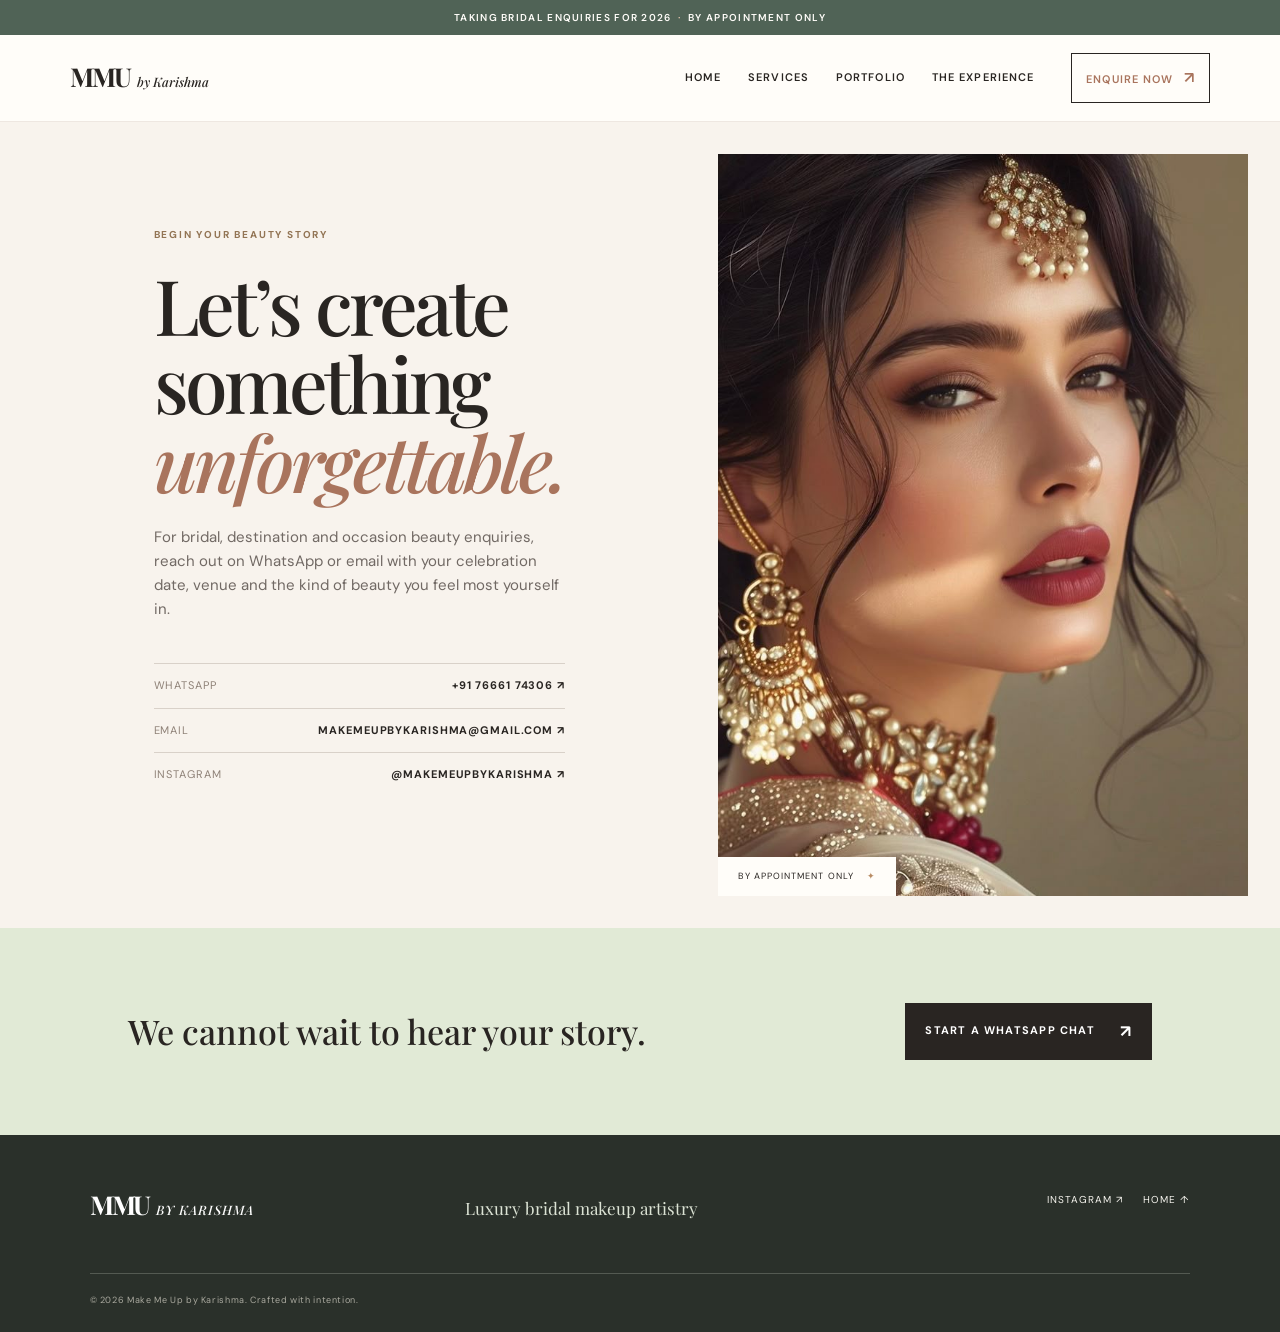
<file: enquire.html>
<!doctype html><html lang="en"><head><meta charset="UTF-8"><meta name="viewport" content="width=device-width, initial-scale=1.0"><title>Enquire | Make Me Up by Karishma</title><link rel="preconnect" href="https://fonts.googleapis.com"><link rel="preconnect" href="https://fonts.gstatic.com" crossorigin><link href="https://fonts.googleapis.com/css2?family=DM+Sans:wght@400;500;600;700&family=Playfair+Display:ital,wght@0,500;0,600;0,700;1,500;1,600&display=swap" rel="stylesheet"><link rel="stylesheet" href="style.css"></head><body><div class="announcement">Taking bridal enquiries for 2026 &nbsp; <span>·</span> &nbsp; By appointment only</div><header class="site-header"><a class="brand" href="index.html"><span>MMU</span><em>by Karishma</em></a><button class="menu-toggle" aria-label="Open menu" aria-expanded="false"><i></i><i></i></button><nav><a href="index.html">Home</a><a href="services.html">Services</a><a href="portfolio.html">Portfolio</a><a href="experience.html">The Experience</a><a class="nav-cta active" href="enquire.html">Enquire now <span>↗</span></a></nav></header><main><section class="contact-page"><div class="contact-copy"><p class="eyebrow">Begin your beauty story</p><h1>Let’s create something <i>unforgettable.</i></h1><p>For bridal, destination and occasion beauty enquiries, reach out on WhatsApp or email with your celebration date, venue and the kind of beauty you feel most yourself in.</p><div class="contact-method"><span>WhatsApp</span><a href="https://wa.me/917666174306?text=Hello%20Karishma%2C%20I%20would%20love%20to%20enquire%20about%20bridal%20makeup." target="_blank" rel="noreferrer">+91 76661 74306 ↗</a></div><div class="contact-method"><span>Email</span><a href="mailto:makemeupbykarishma@gmail.com">makemeupbykarishma@gmail.com ↗</a></div><div class="contact-method"><span>Instagram</span><a href="https://www.instagram.com/makemeupbykarishma/" target="_blank" rel="noreferrer">@makemeupbykarishma ↗</a></div></div><div class="contact-image"><img src="assets/look-08.jfif" alt="Elegant bridal makeup and hair"><div>By appointment only <span>✦</span></div></div></section><section class="contact-bottom"><p>We cannot wait to hear your story.</p><a class="button button-dark" href="https://wa.me/917666174306?text=Hello%20Karishma%2C%20I%20would%20love%20to%20enquire%20about%20bridal%20makeup." target="_blank" rel="noreferrer">Start a WhatsApp chat <span>↗</span></a></section></main><footer><a class="brand" href="index.html"><span>MMU</span><em>by Karishma</em></a><p>Luxury bridal makeup artistry</p><div><a href="https://www.instagram.com/makemeupbykarishma/" target="_blank" rel="noreferrer">Instagram ↗</a><a href="index.html">Home ↑</a></div><small>© 2026 Make Me Up by Karishma. Crafted with intention.</small></footer><script src="script.js"></script></body></html>
</file>
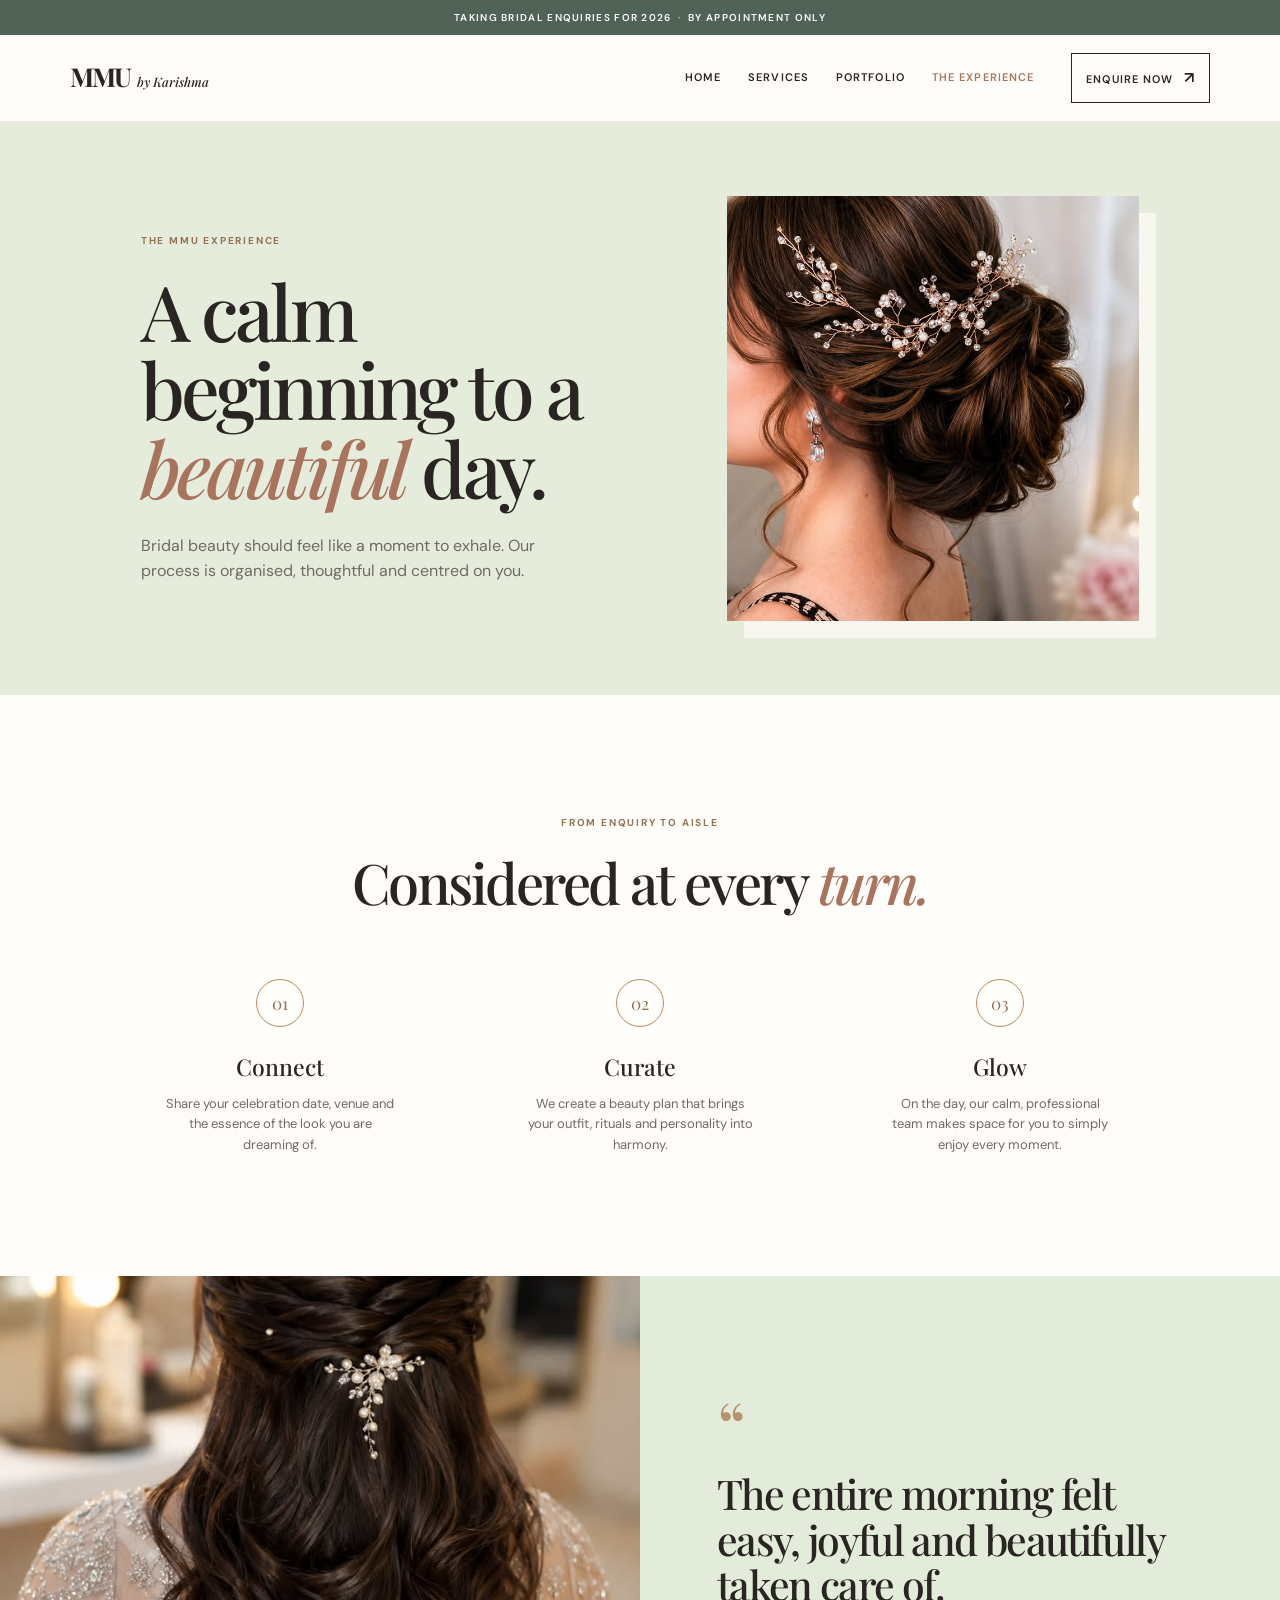
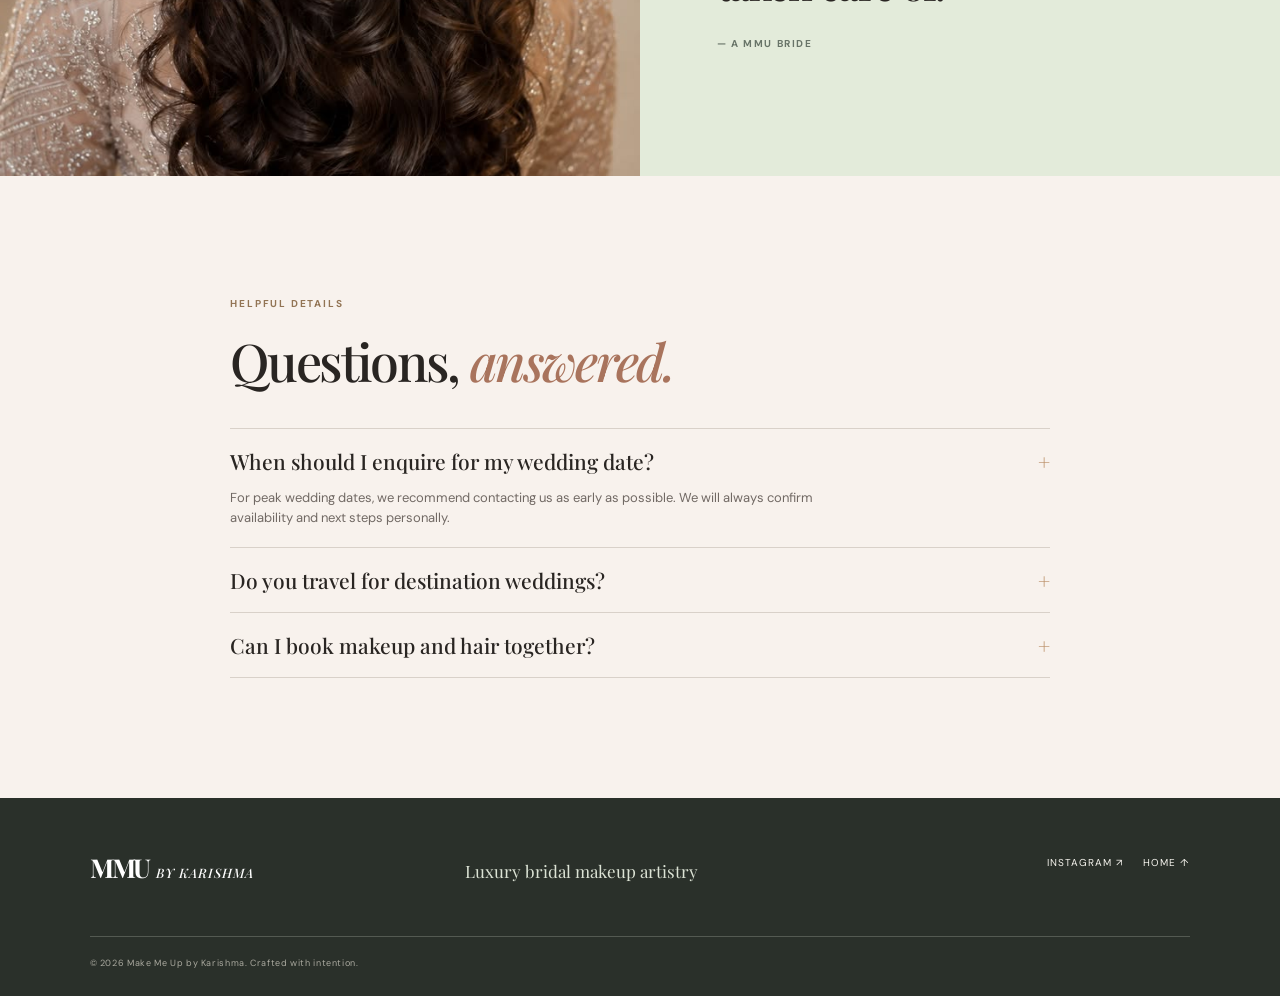
<file: experience.html>
<!doctype html><html lang="en"><head><meta charset="UTF-8"><meta name="viewport" content="width=device-width, initial-scale=1.0"><title>The Experience | Make Me Up by Karishma</title><link rel="preconnect" href="https://fonts.googleapis.com"><link rel="preconnect" href="https://fonts.gstatic.com" crossorigin><link href="https://fonts.googleapis.com/css2?family=DM+Sans:wght@400;500;600;700&family=Playfair+Display:ital,wght@0,500;0,600;0,700;1,500;1,600&display=swap" rel="stylesheet"><link rel="stylesheet" href="style.css"></head><body><div class="announcement">Taking bridal enquiries for 2026 &nbsp; <span>·</span> &nbsp; By appointment only</div><header class="site-header"><a class="brand" href="index.html"><span>MMU</span><em>by Karishma</em></a><button class="menu-toggle" aria-label="Open menu" aria-expanded="false"><i></i><i></i></button><nav><a href="index.html">Home</a><a href="services.html">Services</a><a href="portfolio.html">Portfolio</a><a class="active" href="experience.html">The Experience</a><a class="nav-cta" href="enquire.html">Enquire now <span>↗</span></a></nav></header><main><section class="page-hero sage"><div><p class="eyebrow">The MMU experience</p><h1>A calm beginning to a <i>beautiful</i> day.</h1><p>Bridal beauty should feel like a moment to exhale. Our process is organised, thoughtful and centred on you.</p></div><img src="assets/look-23.jfif" alt="Bridal hairstyle with pearl accessories"></section><section class="experience section"><div class="experience-top"><p class="eyebrow">From enquiry to aisle</p><h2>Considered at every <i>turn.</i></h2></div><div class="steps"><article><span>01</span><h3>Connect</h3><p>Share your celebration date, venue and the essence of the look you are dreaming of.</p></article><article><span>02</span><h3>Curate</h3><p>We create a beauty plan that brings your outfit, rituals and personality into harmony.</p></article><article><span>03</span><h3>Glow</h3><p>On the day, our calm, professional team makes space for you to simply enjoy every moment.</p></article></div></section><section class="quote-section"><div class="quote-image image-frame"><img src="assets/look-17.jfif" alt="Bridal makeup portrait"></div><div class="quote-copy"><span class="quote-mark">“</span><blockquote>The entire morning felt easy, joyful and beautifully taken care of.</blockquote><p>— A MMU BRIDE</p></div></section><section class="faq section"><p class="eyebrow">Helpful details</p><h2>Questions, <i>answered.</i></h2><details open><summary>When should I enquire for my wedding date?<span>+</span></summary><p>For peak wedding dates, we recommend contacting us as early as possible. We will always confirm availability and next steps personally.</p></details><details><summary>Do you travel for destination weddings?<span>+</span></summary><p>Yes. Destination bridal arrangements are thoughtfully tailored according to location, dates and the size of your beauty party.</p></details><details><summary>Can I book makeup and hair together?<span>+</span></summary><p>Absolutely. Bridal makeup and hair can be planned as one cohesive beauty experience with a dedicated, trusted MMU team.</p></details></section></main><footer><a class="brand" href="index.html"><span>MMU</span><em>by Karishma</em></a><p>Luxury bridal makeup artistry</p><div><a href="https://www.instagram.com/makemeupbykarishma/" target="_blank" rel="noreferrer">Instagram ↗</a><a href="index.html">Home ↑</a></div><small>© 2026 Make Me Up by Karishma. Crafted with intention.</small></footer><script src="script.js"></script></body></html>
</file>
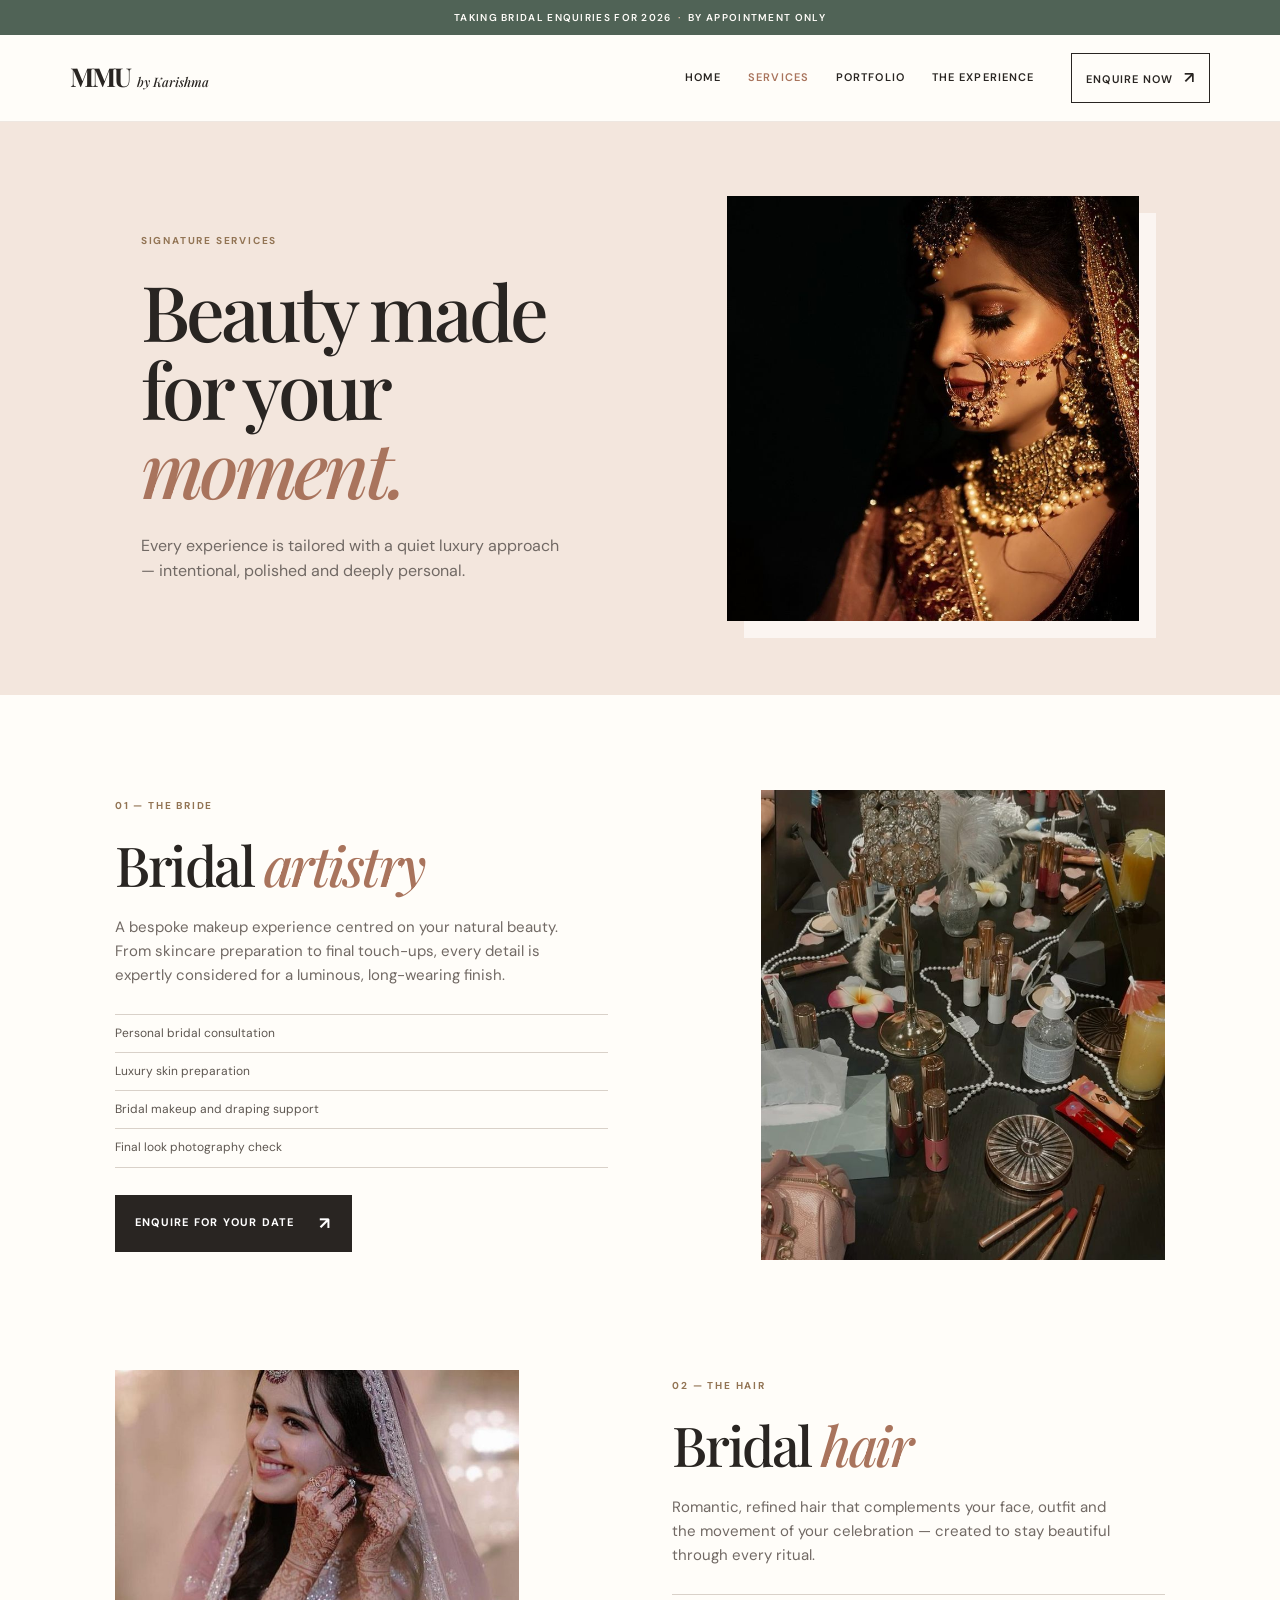
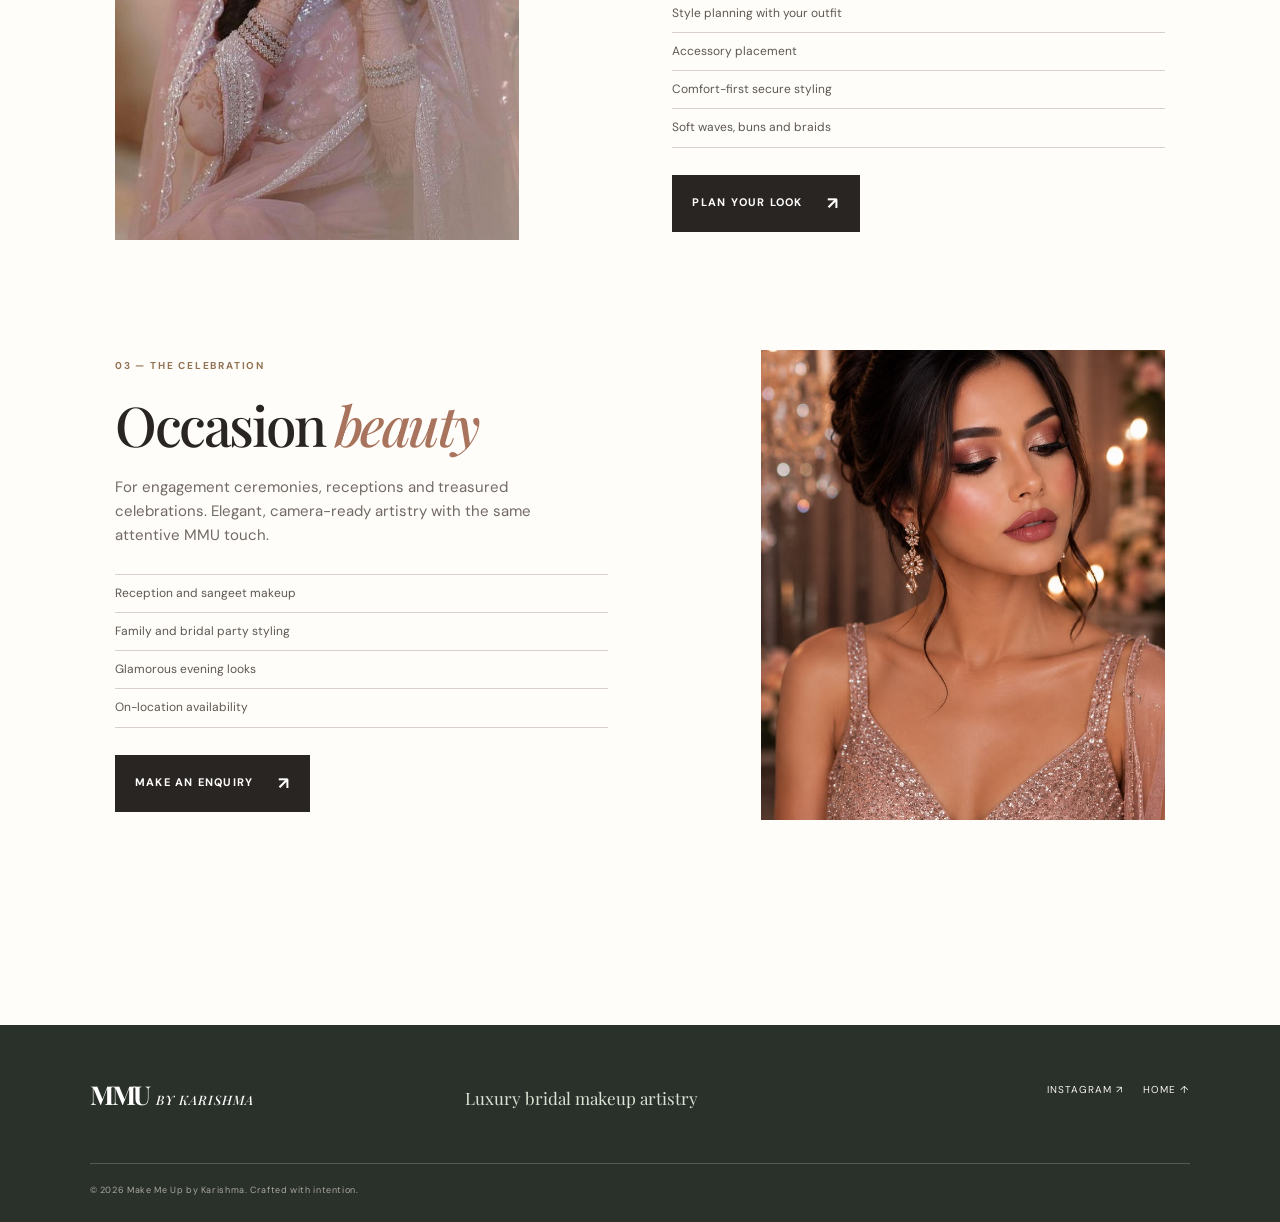
<file: services.html>
<!doctype html><html lang="en"><head><meta charset="UTF-8"><meta name="viewport" content="width=device-width, initial-scale=1.0"><title>Services | Make Me Up by Karishma</title><link rel="preconnect" href="https://fonts.googleapis.com"><link rel="preconnect" href="https://fonts.gstatic.com" crossorigin><link href="https://fonts.googleapis.com/css2?family=DM+Sans:wght@400;500;600;700&family=Playfair+Display:ital,wght@0,500;0,600;0,700;1,500;1,600&display=swap" rel="stylesheet"><link rel="stylesheet" href="style.css"></head><body><div class="announcement">Taking bridal enquiries for 2026 &nbsp; <span>·</span> &nbsp; By appointment only</div><header class="site-header"><a class="brand" href="index.html"><span>MMU</span><em>by Karishma</em></a><button class="menu-toggle" aria-label="Open menu" aria-expanded="false"><i></i><i></i></button><nav><a href="index.html">Home</a><a class="active" href="services.html">Services</a><a href="portfolio.html">Portfolio</a><a href="experience.html">The Experience</a><a class="nav-cta" href="enquire.html">Enquire now <span>↗</span></a></nav></header><main><section class="page-hero peach"><div><p class="eyebrow">Signature services</p><h1>Beauty made for your <i>moment.</i></h1><p>Every experience is tailored with a quiet luxury approach — intentional, polished and deeply personal.</p></div><img src="assets/look-10.jfif" alt="Bridal beauty by Karishma"></section><section class="services-full section"><article><div><p class="eyebrow">01 — The bride</p><h2>Bridal <i>artistry</i></h2><p>A bespoke makeup experience centred on your natural beauty. From skincare preparation to final touch-ups, every detail is expertly considered for a luminous, long-wearing finish.</p><ul><li>Personal bridal consultation</li><li>Luxury skin preparation</li><li>Bridal makeup and draping support</li><li>Final look photography check</li></ul><a class="button button-dark" href="enquire.html">Enquire for your date <span>↗</span></a></div><img src="assets/look-05.jfif" alt="Bridal makeup artistry"></article><article class="reverse"><div><p class="eyebrow">02 — The hair</p><h2>Bridal <i>hair</i></h2><p>Romantic, refined hair that complements your face, outfit and the movement of your celebration — created to stay beautiful through every ritual.</p><ul><li>Style planning with your outfit</li><li>Accessory placement</li><li>Comfort-first secure styling</li><li>Soft waves, buns and braids</li></ul><a class="button button-dark" href="enquire.html">Plan your look <span>↗</span></a></div><img src="assets/look-12.jfif" alt="Bridal hairstyle"></article><article><div><p class="eyebrow">03 — The celebration</p><h2>Occasion <i>beauty</i></h2><p>For engagement ceremonies, receptions and treasured celebrations. Elegant, camera-ready artistry with the same attentive MMU touch.</p><ul><li>Reception and sangeet makeup</li><li>Family and bridal party styling</li><li>Glamorous evening looks</li><li>On-location availability</li></ul><a class="button button-dark" href="enquire.html">Make an enquiry <span>↗</span></a></div><img src="assets/look-21.jfif" alt="Rose gold glamour makeup"></article></section></main><footer><a class="brand" href="index.html"><span>MMU</span><em>by Karishma</em></a><p>Luxury bridal makeup artistry</p><div><a href="https://www.instagram.com/makemeupbykarishma/" target="_blank" rel="noreferrer">Instagram ↗</a><a href="index.html">Home ↑</a></div><small>© 2026 Make Me Up by Karishma. Crafted with intention.</small></footer><script src="script.js"></script></body></html>
</file>
<file: style.css>
:root{--ink:#292522;--muted:#716964;--rose:#eedbd4;--blush:#f8f2ed;--pistachio:#dfe7d5;--gold:#b88b63;--cream:#fffdf9;--line:#d9d1c9}*{box-sizing:border-box}html{scroll-behavior:smooth}body{margin:0;background:var(--cream);color:var(--ink);font-family:'DM Sans',sans-serif;font-size:15px;line-height:1.6}.announcement{height:35px;background:#506356;color:#fffdf9;display:flex;align-items:center;justify-content:center;text-transform:uppercase;letter-spacing:.13em;font-size:10px;font-weight:600}.announcement span{color:#eecbb4}.site-header{height:87px;display:flex;justify-content:space-between;align-items:center;padding:0 5.5vw;border-bottom:1px solid #eee7e1;position:relative;z-index:5;background:var(--cream)}.brand{color:var(--ink);font-family:'Playfair Display',serif;text-decoration:none;display:flex;align-items:baseline;gap:7px;white-space:nowrap}.brand span{font-size:26px;line-height:1;font-weight:700;letter-spacing:-.08em}.brand em{font-size:13px;font-weight:500}nav{display:flex;gap:27px;align-items:center}nav a{font-size:11px;text-transform:uppercase;letter-spacing:.1em;color:var(--ink);text-decoration:none;font-weight:600}.nav-cta{border:1px solid var(--ink);padding:11px 14px;margin-left:10px}.nav-cta span{font-size:16px;margin-left:6px}.menu-toggle{display:none;background:none;border:0}.section{padding:120px 8.5vw}.hero{min-height:700px;display:grid;grid-template-columns:1.05fr .85fr;gap:6vw;align-items:center;padding:75px 9vw 88px;position:relative;overflow:hidden;background:linear-gradient(110deg,#f8f3ed 0%,#f6eee8 62%,#eee3d5 100%)}.hero:before{content:'';position:absolute;width:420px;height:420px;border:1px solid rgba(184,139,99,.28);border-radius:50%;top:-230px;left:-100px}.hero-copy{position:relative;z-index:1}.eyebrow{text-transform:uppercase;color:#927454;letter-spacing:.18em;font-size:10px;font-weight:700;margin:0 0 22px}.hero h1,.section h2,.enquire h2{font:500 clamp(42px,5vw,75px)/1.03 'Playfair Display',serif;letter-spacing:-.045em;margin:0}.hero h1 i,.section h2 i,.enquire h2 i{font-weight:500;color:#a9745d}.intro{font-size:16px;max-width:430px;color:#5f5854;margin:28px 0 34px}.hero-actions{display:flex;align-items:center;gap:27px}.button{display:inline-flex;align-items:center;gap:25px;padding:15px 20px;text-decoration:none;font-size:11px;text-transform:uppercase;letter-spacing:.11em;font-weight:700;transition:.25s}.button:hover{transform:translateY(-2px)}.button-dark{background:var(--ink);color:#fff}.button-light{background:#fff;color:var(--ink)}.button span{font-size:17px}.text-link{font-size:11px;color:var(--ink);text-transform:uppercase;letter-spacing:.1em;text-decoration:none;font-weight:700;border-bottom:1px solid var(--gold);padding-bottom:4px}.text-link span{font-size:17px;margin-left:8px}.image-frame{position:relative;overflow:hidden}.image-frame img{width:100%;height:100%;object-fit:cover;display:block}.hero-image{height:555px;max-width:385px;justify-self:end;box-shadow:20px 20px 0 #d9e1ce}.hero-image img{object-position:center}.image-label{position:absolute;bottom:0;left:0;background:var(--cream);padding:13px 20px;font-size:10px;letter-spacing:.12em;text-transform:uppercase}.image-label span{color:var(--gold);margin-right:17px}.hero-note{position:absolute;right:5vw;bottom:44px;text-align:center;color:#5c695b}.hero-note .star{font-size:24px}.hero-note p{font:500 17px/1.25 'Playfair Display',serif;margin:5px}.trust-strip{min-height:83px;padding:20px 7vw;display:flex;gap:30px;align-items:center;justify-content:center;background:#e6ecd9;color:#354739}.trust-strip p{margin:0;font-size:10px;letter-spacing:.12em;text-transform:uppercase;font-weight:700}.trust-strip>div{font:500 19px 'Playfair Display',serif}.trust-strip span{color:#a88463;margin:0 9px}.verified{margin-left:auto!important}.about{display:grid;grid-template-columns:.86fr 1fr;gap:10vw;align-items:center;background:#fffdfa}.about-image{height:620px}.about-image img{object-position:center}.vertical-caption{position:absolute;writing-mode:vertical-rl;right:15px;top:20px;color:white;text-transform:uppercase;font-size:9px;letter-spacing:.18em}.about-copy{max-width:510px}.about-copy h2{font-size:53px;margin-bottom:27px}.about-copy p:not(.eyebrow){color:var(--muted);margin:0 0 17px}.about-copy .text-link{display:inline-block;margin-top:13px}.signature{background:var(--blush)}.signature-heading{max-width:700px}.signature-heading h2{font-size:55px}.service-list{display:grid;grid-template-columns:repeat(4,1fr);gap:0;margin-top:68px;border-top:1px solid var(--line)}.service-list article{padding:23px 26px 0 0;border-right:1px solid var(--line);min-height:240px;margin-top:0}.service-list article+article{padding-left:25px}.service-list article:last-child{border:0}.service-number{font:11px 'Playfair Display',serif;color:var(--gold);margin-bottom:44px}.service-list h3,.steps h3{font:500 23px 'Playfair Display',serif;margin:0 0 12px}.service-list p{color:var(--muted);font-size:13px;line-height:1.65;margin:0 0 17px}.service-list a{color:var(--ink);text-decoration:none;text-transform:uppercase;font-size:9px;letter-spacing:.12em;font-weight:700}.service-list a span{font-size:14px;margin-left:6px}.portfolio{padding-bottom:90px}.portfolio-head{display:flex;justify-content:space-between;align-items:end;margin-bottom:48px}.portfolio-head h2{font-size:55px}.portfolio-head>p{max-width:330px;margin:0;color:var(--muted);font-size:13px}.gallery-grid{display:grid;grid-template-columns:repeat(12,1fr);grid-auto-rows:88px;gap:13px}.gallery-item{border:0;padding:0;overflow:hidden;position:relative;background:#eee;cursor:zoom-in}.gallery-item img{width:100%;height:100%;object-fit:cover;display:block;transition:transform .5s}.gallery-item:hover img{transform:scale(1.05)}.gallery-item:after{content:attr(data-number);position:absolute;bottom:8px;left:9px;color:white;font-size:9px;letter-spacing:.12em;opacity:0;transition:.2s}.gallery-item:hover:after{opacity:1}.gallery-item:nth-child(1){grid-area:span 4/span 3}.gallery-item:nth-child(2){grid-area:span 3/span 2}.gallery-item:nth-child(3){grid-area:span 5/span 3}.gallery-item:nth-child(4){grid-area:span 4/span 4}.gallery-item:nth-child(5){grid-area:span 3/span 3}.gallery-item:nth-child(6){grid-area:span 4/span 3}.gallery-item:nth-child(7){grid-area:span 3/span 2}.gallery-item:nth-child(8){grid-area:span 4/span 4}.gallery-item:nth-child(n+9){grid-area:span 3/span 2}.gallery-note{text-align:center;text-transform:uppercase;letter-spacing:.13em;font-size:9px;margin:34px 0 0;color:#806b5d}.gallery-note span{color:var(--gold);font-size:14px}.quote-section{display:grid;grid-template-columns:1fr 1fr;background:#e3ebda;min-height:500px}.quote-image{height:500px}.quote-copy{padding:78px 12%;align-self:center}.quote-mark{font:70px/1 'Playfair Display',serif;color:#b8926f}.quote-copy blockquote{font:500 clamp(28px,3.2vw,47px)/1.12 'Playfair Display',serif;letter-spacing:-.04em;margin:10px 0 28px;max-width:560px}.quote-copy>p{font-size:10px;letter-spacing:.16em;font-weight:700;color:#687468}.quote-dots{margin-top:48px;display:flex;gap:8px}.quote-dots i,.quote-dots b{width:6px;height:6px;border-radius:50%;background:#a4afa1;display:block}.quote-dots b{background:#667565}.experience{background:#fffdfa}.experience-top{text-align:center}.experience-top h2{font-size:56px}.steps{max-width:1030px;margin:68px auto 0;display:grid;grid-template-columns:repeat(3,1fr);gap:50px}.steps article{text-align:center}.steps span{display:grid;place-items:center;width:48px;height:48px;border:1px solid var(--gold);border-radius:50%;margin:0 auto 24px;color:#927454;font:17px 'Playfair Display',serif}.steps p{color:var(--muted);font-size:13px;max-width:230px;margin:auto}.editorial{padding:0;background:#d9c4b3;display:grid;grid-template-columns:1.1fr .9fr;min-height:490px}.editorial-copy{padding:95px 13%;align-self:center}.editorial .eyebrow{color:#785e4c}.editorial h2{font-size:50px;color:#342c27;margin-bottom:35px}.editorial-images{display:grid;grid-template-columns:1fr 1fr;gap:10px;padding:10px 10px 10px 0}.editorial-images img{width:100%;height:100%;object-fit:cover;min-height:470px}.editorial-images img:last-child{margin-top:48px;margin-bottom:48px}.enquire{background:#f7f0ea;padding:115px 10vw;display:flex;justify-content:space-between;align-items:end;gap:40px}.enquire h2{font-size:66px}.enquire-copy{max-width:410px;color:var(--muted);margin:26px 0 0}.enquire-actions{display:flex;flex-direction:column;align-items:flex-start;gap:15px;min-width:360px}.contact-mail,.contact-phone{color:var(--ink);font-size:13px;text-decoration:none;border-bottom:1px solid var(--gold)}footer{background:#2a302a;color:#e9e6de;padding:57px 7vw 25px;display:grid;grid-template-columns:1fr 1fr 1fr;gap:25px;align-items:start}footer .brand{color:#fff}footer p{margin:5px 0;font:17px 'Playfair Display',serif;color:#dce3d5}footer div{display:flex;justify-content:flex-end;gap:20px}footer a{color:#f7f5ef;text-decoration:none;font-size:10px;text-transform:uppercase;letter-spacing:.1em}footer small{grid-column:1/-1;border-top:1px solid #545a52;margin-top:24px;padding-top:19px;color:#aaa99f;font-size:9px;letter-spacing:.07em}.lightbox{border:0;padding:0;max-width:min(90vw,700px);background:transparent}.lightbox::backdrop{background:rgba(26,22,20,.88)}.lightbox img{max-width:100%;max-height:82vh;display:block}.lightbox button{position:absolute;right:0;top:-40px;border:0;background:transparent;color:#fff;font-size:34px;cursor:pointer}.lightbox p{margin:0;background:#fff;padding:10px 13px;font-size:10px;text-transform:uppercase;letter-spacing:.12em}
@media(max-width:800px){.announcement{font-size:8px;height:30px}.site-header{height:68px;padding:0 6vw}.brand span{font-size:23px}.menu-toggle{display:flex;width:35px;height:28px;flex-direction:column;justify-content:center;gap:6px;padding:0}.menu-toggle i{width:26px;height:1px;background:var(--ink);display:block;margin-left:auto}nav{display:none;position:absolute;top:68px;left:0;right:0;background:var(--cream);padding:27px 6vw 33px;box-shadow:0 14px 20px rgba(48,38,31,.09);flex-direction:column;align-items:flex-start;gap:19px}nav.open{display:flex}.nav-cta{margin:4px 0 0}.hero{padding:60px 7vw 100px;display:flex;flex-direction:column;align-items:stretch;gap:40px;min-height:0}.hero h1{font-size:51px}.intro{font-size:14px;margin:22px 0 27px}.hero-actions{gap:18px;flex-wrap:wrap}.hero-image{height:480px;max-width:80%;margin-left:auto;box-shadow:13px 13px 0 #d9e1ce}.hero-note{right:6vw;bottom:33px}.trust-strip{padding:19px 6vw;justify-content:flex-start;gap:13px;flex-wrap:wrap}.trust-strip>div{font-size:16px}.trust-strip .verified{display:none}.section{padding:78px 7vw}.about{display:flex;flex-direction:column;padding-top:55px;gap:45px}.about-image{height:470px;width:85%;align-self:flex-start}.about-copy h2,.signature-heading h2,.portfolio-head h2,.experience-top h2{font-size:42px}.signature{padding-top:75px}.service-list{grid-template-columns:1fr 1fr;margin-top:42px}.service-list article{min-height:210px;padding:18px 16px 10px 0}.service-list article:nth-child(2){border-right:0;padding-right:0}.service-list article:nth-child(3){padding-left:0;border-top:1px solid var(--line)}.service-list article:nth-child(4){border-top:1px solid var(--line)}.service-list article+article{padding-left:16px}.service-number{margin-bottom:25px}.portfolio-head{display:block;margin-bottom:32px}.portfolio-head>p{margin-top:19px}.gallery-grid{grid-auto-rows:62px;gap:8px}.gallery-item:nth-child(1){grid-area:span 5/span 5}.gallery-item:nth-child(2){grid-area:span 3/span 3}.gallery-item:nth-child(3){grid-area:span 4/span 4}.gallery-item:nth-child(4){grid-area:span 4/span 5}.gallery-item:nth-child(5){grid-area:span 3/span 3}.gallery-item:nth-child(6){grid-area:span 4/span 4}.gallery-item:nth-child(7){grid-area:span 3/span 3}.gallery-item:nth-child(8){grid-area:span 4/span 5}.gallery-item:nth-child(n+9){grid-area:span 3/span 3}.quote-section{display:flex;flex-direction:column}.quote-image{height:370px}.quote-copy{padding:55px 8vw 60px}.quote-copy blockquote{font-size:35px}.experience-top{text-align:left}.steps{grid-template-columns:1fr;gap:36px;margin-top:46px}.steps article{text-align:left;display:grid;grid-template-columns:50px 1fr;column-gap:20px}.steps span{grid-row:span 2;margin:0}.steps h3{margin:6px 0}.steps p{margin:0;max-width:none;grid-column:2}.editorial{display:flex;flex-direction:column}.editorial-copy{padding:75px 7vw}.editorial h2{font-size:42px}.editorial-images{height:350px;padding:0 7vw 10px;gap:7px}.editorial-images img{min-height:0}.editorial-images img:last-child{margin:30px 0}.enquire{padding:80px 7vw;display:block}.enquire h2{font-size:55px}.enquire-actions{min-width:0;margin-top:38px;align-items:flex-start}.contact-mail{font-size:12px;overflow-wrap:anywhere}footer{grid-template-columns:1fr;gap:12px;padding:44px 7vw 22px}footer div{justify-content:flex-start}footer small{margin-top:14px}.lightbox{max-width:94vw}}

/* Multi-page layouts */
nav a.active{color:#a9745d}.section-link{display:inline-block;margin-top:25px}.featured-grid{display:grid;grid-template-columns:1.1fr .8fr 1fr;gap:14px;height:430px}.featured-grid img{width:100%;height:100%;object-fit:cover}.featured-grid img:nth-child(2){margin-top:55px;margin-bottom:-55px}.gallery-note a{color:inherit;text-decoration:none;border-bottom:1px solid var(--gold);padding-bottom:3px}.page-hero{min-height:560px;display:grid;grid-template-columns:1.08fr .92fr;align-items:center;padding:74px 11vw;gap:8vw}.page-hero.peach{background:#f3e6dd}.page-hero.sage{background:#e5ecdb}.page-hero h1,.portfolio-intro h1,.contact-page h1{font:500 clamp(48px,6vw,78px)/1.02 'Playfair Display',serif;letter-spacing:-.05em;margin:0}.page-hero h1 i,.portfolio-intro h1 i,.contact-page h1 i{color:#a9745d;font-weight:500}.page-hero p:not(.eyebrow){max-width:420px;color:var(--muted);font-size:16px;margin:27px 0 0}.page-hero img{height:425px;width:100%;object-fit:cover;box-shadow:17px 17px 0 rgba(255,253,249,.7)}.services-full{padding-top:95px;padding-bottom:95px}.services-full article{display:grid;grid-template-columns:1fr .82fr;gap:12vw;max-width:1050px;margin:0 auto 110px;align-items:center}.services-full article.reverse{grid-template-columns:.82fr 1fr}.services-full article.reverse>div{order:2}.services-full h2{font-size:55px;margin-bottom:22px}.services-full article>div>p:not(.eyebrow){max-width:460px;color:var(--muted)}.services-full img{width:100%;height:470px;object-fit:cover}.services-full ul{padding:0;margin:27px 0;list-style:none;border-top:1px solid var(--line)}.services-full li{padding:9px 0;border-bottom:1px solid var(--line);font-size:12px;color:#5d5650}.portfolio-intro{text-align:center;padding:100px 7vw 72px;background:#f8f3ed}.portfolio-intro h1{font-size:68px}.portfolio-intro p:last-child{max-width:490px;color:var(--muted);margin:25px auto 0}.compact{padding-top:70px;padding-bottom:70px}.compact h2{font-size:48px}.faq{background:#f8f2ed;max-width:none;padding-left:18vw;padding-right:18vw}.faq h2{font-size:52px;margin-bottom:40px}.faq details{border-top:1px solid var(--line);padding:18px 0}.faq details:last-child{border-bottom:1px solid var(--line)}.faq summary{cursor:pointer;list-style:none;font:500 21px 'Playfair Display',serif;display:flex;justify-content:space-between}.faq summary span{color:var(--gold)}.faq details p{color:var(--muted);max-width:640px;font-size:13px;margin-bottom:0}.contact-page{display:grid;grid-template-columns:1fr 1fr;min-height:660px;background:#f8f3ed}.contact-copy{padding:105px 12vw}.contact-copy>p:not(.eyebrow){color:var(--muted);max-width:500px;margin:25px 0 42px}.contact-method{border-top:1px solid var(--line);padding:13px 0;display:flex;justify-content:space-between;gap:20px;font-size:11px;text-transform:uppercase;letter-spacing:.08em}.contact-method span{color:#8e8177}.contact-method a{color:var(--ink);text-decoration:none;font-weight:700;text-align:right}.contact-image{padding:32px 32px 32px 0;position:relative}.contact-image img{width:100%;height:100%;min-height:600px;object-fit:cover}.contact-image div{position:absolute;bottom:32px;left:0;background:#fffdf9;padding:12px 20px;font-size:9px;text-transform:uppercase;letter-spacing:.12em}.contact-image span{color:var(--gold);margin-left:10px}.contact-bottom{padding:75px 10vw;display:flex;gap:30px;align-items:center;justify-content:space-between;background:#e1ead6}.contact-bottom p{font:500 34px 'Playfair Display',serif;margin:0}
@media(max-width:800px){.featured-grid{height:340px;gap:8px}.featured-grid img:nth-child(2){margin-top:32px;margin-bottom:-32px}.page-hero{display:flex;flex-direction:column;padding:60px 7vw;gap:38px;align-items:stretch}.page-hero h1,.portfolio-intro h1,.contact-page h1{font-size:49px}.page-hero img{height:400px}.services-full{padding-top:70px}.services-full article,.services-full article.reverse{display:flex;flex-direction:column;gap:35px;margin-bottom:70px}.services-full article.reverse>div{order:0}.services-full h2{font-size:43px}.services-full img{height:410px}.portfolio-intro{padding:72px 7vw 52px}.portfolio-intro h1{font-size:52px}.faq{padding-left:7vw;padding-right:7vw}.faq h2{font-size:43px}.faq summary{font-size:18px}.contact-page{display:flex;flex-direction:column}.contact-copy{padding:72px 7vw}.contact-image{padding:0 7vw 55px}.contact-image img{height:470px;min-height:0}.contact-image div{bottom:55px;left:7vw}.contact-method{display:block}.contact-method a{display:block;text-align:left;margin-top:3px;text-transform:none;letter-spacing:0;font-size:12px}.contact-bottom{padding:58px 7vw;display:block}.contact-bottom p{font-size:29px;margin-bottom:24px}}
</file>
